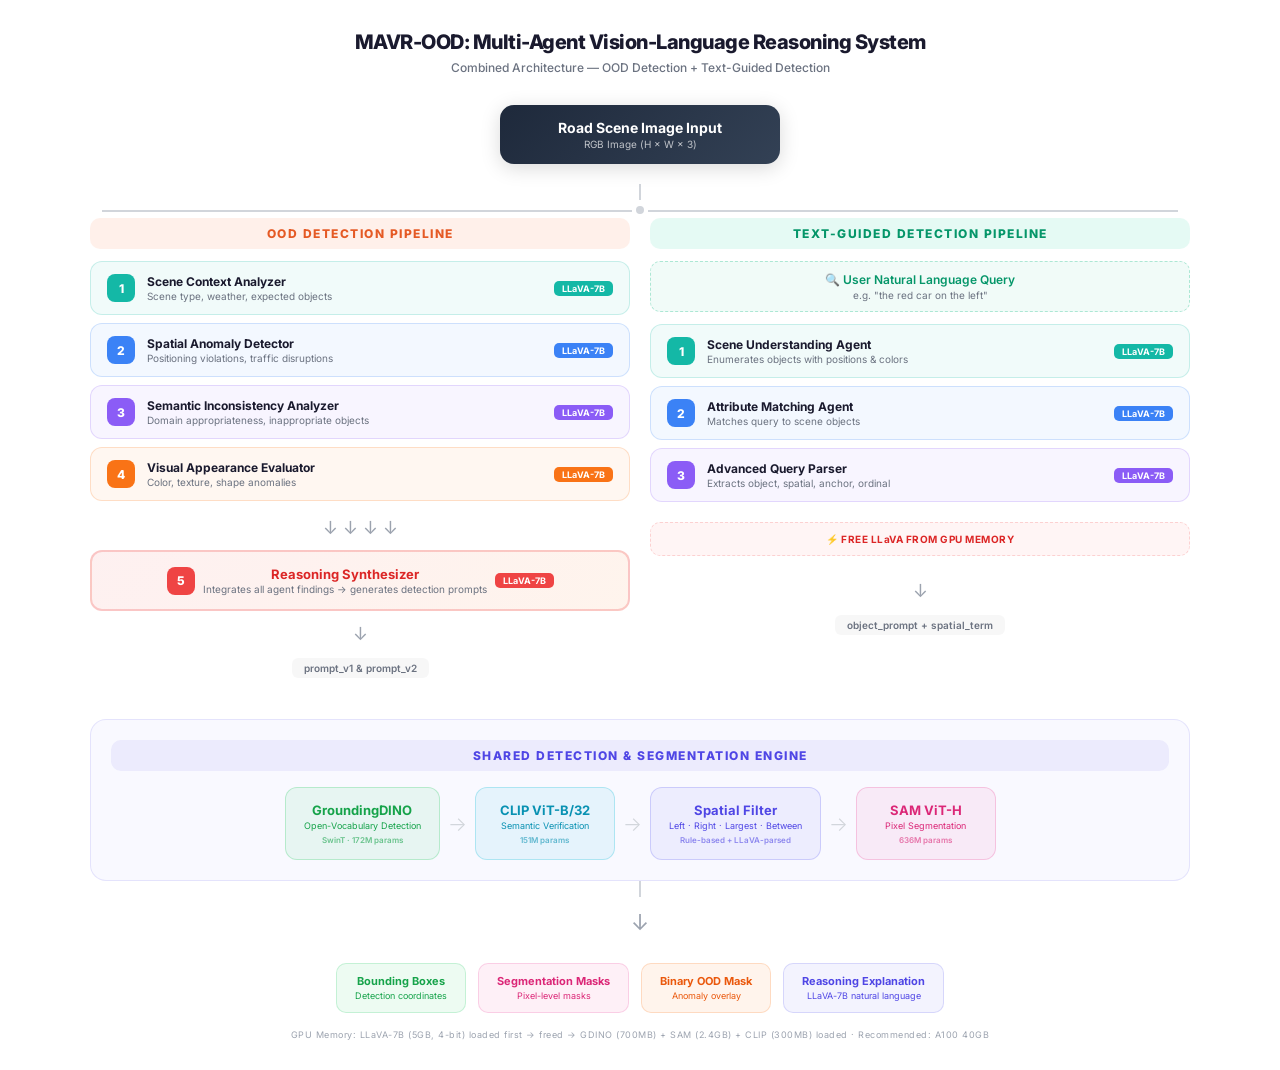
<file: docs/mavr_architecture_diagram.html>
<!DOCTYPE html>
<html lang="en">
<head>
<meta charset="UTF-8">
<title>MAVR-OOD Architecture Diagram</title>
<style>
  @import url('https://fonts.googleapis.com/css2?family=Inter:wght@400;600;700;800&display=swap');
  * { margin:0; padding:0; box-sizing:border-box; }
  body { font-family:'Inter',sans-serif; background:#fff; display:flex; justify-content:center; padding:30px; }
  .diagram { width:1100px; position:relative; }
  .title { text-align:center; font-size:20px; font-weight:800; color:#1a1a2e; margin-bottom:6px; letter-spacing:-0.5px; }
  .subtitle { text-align:center; font-size:12px; color:#6b7280; margin-bottom:30px; font-weight:500; }
  
  .input-box { 
    margin:0 auto 20px; width:280px; padding:14px 24px; text-align:center;
    background:linear-gradient(135deg,#1e293b,#334155); color:#fff; border-radius:14px;
    font-weight:700; font-size:14px; position:relative; z-index:2;
    box-shadow:0 4px 20px rgba(0,0,0,0.15);
  }
  .input-box small { display:block; font-size:10px; opacity:0.7; font-weight:400; margin-top:2px; }
  
  .columns { display:flex; gap:20px; margin-bottom:20px; }
  .col { flex:1; }
  
  .section-header {
    padding:8px 16px; border-radius:10px; text-align:center; font-weight:800;
    font-size:12px; text-transform:uppercase; letter-spacing:1.5px; margin-bottom:12px;
  }
  .section-header.ood { background:rgba(255,107,53,0.1); color:#e55a25; }
  .section-header.tg { background:rgba(0,200,150,0.1); color:#059669; }
  .section-header.shared { background:rgba(79,70,229,0.08); color:#4f46e5; margin-bottom:16px; text-align:center; }
  
  .agent-box {
    padding:12px 16px; border-radius:12px; margin-bottom:8px; display:flex;
    align-items:center; gap:12px; border:1.5px solid; font-size:12px;
    transition:transform 0.2s;
  }
  .agent-box:hover { transform:translateX(3px); }
  .agent-num {
    width:28px; height:28px; border-radius:8px; display:flex; align-items:center;
    justify-content:center; font-weight:800; font-size:12px; color:#fff; flex-shrink:0;
  }
  .agent-info { flex:1; }
  .agent-name { font-weight:700; color:#1a1a2e; font-size:12px; }
  .agent-desc { font-size:10px; color:#6b7280; margin-top:1px; }
  .agent-model { font-size:9px; color:#fff; padding:2px 8px; border-radius:5px; font-weight:700; }

  .a1 { background:rgba(20,184,166,0.06); border-color:rgba(20,184,166,0.2); }
  .a1 .agent-num { background:#14b8a6; }
  .a1 .agent-model { background:#14b8a6; }
  
  .a2 { background:rgba(59,130,246,0.06); border-color:rgba(59,130,246,0.2); }
  .a2 .agent-num { background:#3b82f6; }
  .a2 .agent-model { background:#3b82f6; }
  
  .a3 { background:rgba(139,92,246,0.06); border-color:rgba(139,92,246,0.2); }
  .a3 .agent-num { background:#8b5cf6; }
  .a3 .agent-model { background:#8b5cf6; }
  
  .a4 { background:rgba(249,115,22,0.06); border-color:rgba(249,115,22,0.2); }
  .a4 .agent-num { background:#f97316; }
  .a4 .agent-model { background:#f97316; }
  
  .a5 { background:rgba(239,68,68,0.06); border-color:rgba(239,68,68,0.2); }
  .a5 .agent-num { background:#ef4444; }
  .a5 .agent-model { background:#ef4444; }

  .synth-box {
    padding:14px 16px; border-radius:12px; margin-top:4px;
    background:linear-gradient(135deg,rgba(239,68,68,0.08),rgba(249,115,22,0.08));
    border:2px solid rgba(239,68,68,0.25); text-align:center;
  }
  .synth-box .agent-name { font-size:13px; color:#dc2626; }
  .synth-box .agent-desc { font-size:10px; color:#6b7280; }
  
  .arrow-down {
    text-align:center; padding:8px 0; font-size:18px; color:#9ca3af;
  }
  .arrow-label {
    text-align:center; font-size:10px; color:#6b7280; font-weight:600;
    background:rgba(0,0,0,0.03); padding:4px 12px; border-radius:6px;
    display:inline-block; margin:0 auto;
  }
  .arrow-center { text-align:center; margin:4px 0; }

  .user-query {
    padding:10px 16px; border-radius:10px; margin-bottom:12px;
    background:rgba(16,185,129,0.06); border:1.5px dashed rgba(16,185,129,0.3);
    text-align:center; font-size:12px; color:#059669; font-weight:600;
  }
  .user-query small { font-weight:400; display:block; font-size:10px; color:#6b7280; margin-top:2px; }

  .shared-section {
    background:rgba(79,70,229,0.03); border:1.5px solid rgba(79,70,229,0.12);
    border-radius:16px; padding:20px; margin-top:8px;
  }
  .detection-flow {
    display:flex; align-items:center; justify-content:center; gap:8px;
    flex-wrap:nowrap;
  }
  .det-box {
    padding:14px 18px; border-radius:12px; text-align:center; min-width:140px;
    border:1.5px solid;
  }
  .det-box .det-name { font-weight:700; font-size:13px; }
  .det-box .det-sub { font-size:9px; margin-top:2px; }
  .det-box .det-params { font-size:8px; opacity:0.6; margin-top:4px; font-weight:600; }

  .gdino { background:rgba(34,197,94,0.08); border-color:rgba(34,197,94,0.25); color:#16a34a; }
  .clip { background:rgba(6,182,212,0.08); border-color:rgba(6,182,212,0.25); color:#0891b2; }
  .spatial { background:rgba(99,102,241,0.08); border-color:rgba(99,102,241,0.25); color:#4f46e5; }
  .sam { background:rgba(236,72,153,0.08); border-color:rgba(236,72,153,0.25); color:#db2777; }

  .det-arrow { font-size:20px; color:#d1d5db; font-weight:300; }

  .output-section {
    display:flex; gap:12px; justify-content:center; margin-top:20px;
  }
  .output-box {
    padding:10px 18px; border-radius:10px; text-align:center; font-size:11px;
    font-weight:700; min-width:130px;
  }
  .out1 { background:rgba(34,197,94,0.08); color:#16a34a; border:1px solid rgba(34,197,94,0.2); }
  .out2 { background:rgba(236,72,153,0.08); color:#db2777; border:1px solid rgba(236,72,153,0.2); }
  .out3 { background:rgba(249,115,22,0.08); color:#ea580c; border:1px solid rgba(249,115,22,0.2); }
  .out4 { background:rgba(99,102,241,0.08); color:#4f46e5; border:1px solid rgba(99,102,241,0.2); }

  .mem-note {
    text-align:center; margin-top:16px; font-size:9px; color:#9ca3af;
    letter-spacing:0.5px;
  }
  .connector { 
    width:2px; height:16px; background:#d1d5db; margin:0 auto; 
  }
  .connector-h {
    position:absolute; top:100px; left:50%; width:2px; height:30px; background:#d1d5db;
  }
  .branch-lines {
    display:flex; justify-content:center; margin-bottom:4px;
  }
  .branch-lines .line-l, .branch-lines .line-r {
    width:calc(50% - 20px); height:2px; background:#d1d5db; margin-top:10px;
  }
  .branch-lines .dot { width:8px; height:8px; border-radius:50%; background:#d1d5db; margin:6px 4px 0; }
</style>
</head>
<body>
<div class="diagram">
  <div class="title">MAVR-OOD: Multi-Agent Vision-Language Reasoning System</div>
  <div class="subtitle">Combined Architecture — OOD Detection + Text-Guided Detection</div>

  <!-- Input -->
  <div class="input-box">
    Road Scene Image Input
    <small>RGB Image (H × W × 3)</small>
  </div>

  <div class="connector"></div>

  <!-- Branch lines -->
  <div class="branch-lines">
    <div class="line-l"></div>
    <div class="dot"></div>
    <div class="line-r"></div>
  </div>

  <!-- Two columns -->
  <div class="columns">
    <!-- LEFT: OOD Pipeline -->
    <div class="col">
      <div class="section-header ood">OOD Detection Pipeline</div>
      
      <div class="agent-box a1">
        <div class="agent-num">1</div>
        <div class="agent-info">
          <div class="agent-name">Scene Context Analyzer</div>
          <div class="agent-desc">Scene type, weather, expected objects</div>
        </div>
        <span class="agent-model" style="background:#14b8a6">LLaVA-7B</span>
      </div>

      <div class="agent-box a2">
        <div class="agent-num">2</div>
        <div class="agent-info">
          <div class="agent-name">Spatial Anomaly Detector</div>
          <div class="agent-desc">Positioning violations, traffic disruptions</div>
        </div>
        <span class="agent-model" style="background:#3b82f6">LLaVA-7B</span>
      </div>

      <div class="agent-box a3">
        <div class="agent-num">3</div>
        <div class="agent-info">
          <div class="agent-name">Semantic Inconsistency Analyzer</div>
          <div class="agent-desc">Domain appropriateness, inappropriate objects</div>
        </div>
        <span class="agent-model" style="background:#8b5cf6">LLaVA-7B</span>
      </div>

      <div class="agent-box a4">
        <div class="agent-num">4</div>
        <div class="agent-info">
          <div class="agent-name">Visual Appearance Evaluator</div>
          <div class="agent-desc">Color, texture, shape anomalies</div>
        </div>
        <span class="agent-model" style="background:#f97316">LLaVA-7B</span>
      </div>

      <div class="arrow-down">↓ ↓ ↓ ↓</div>

      <div class="synth-box">
        <div style="display:flex;align-items:center;justify-content:center;gap:8px">
          <div class="agent-num" style="background:#ef4444;width:28px;height:28px;border-radius:8px;display:flex;align-items:center;justify-content:center;font-weight:800;font-size:12px;color:#fff">5</div>
          <div>
            <div class="agent-name">Reasoning Synthesizer</div>
            <div class="agent-desc">Integrates all agent findings → generates detection prompts</div>
          </div>
          <span class="agent-model" style="background:#ef4444;font-size:9px;padding:2px 8px;border-radius:5px;color:#fff;font-weight:700">LLaVA-7B</span>
        </div>
      </div>

      <div class="arrow-center"><div class="arrow-down">↓</div></div>
      <div class="arrow-center"><span class="arrow-label">prompt_v1 &amp; prompt_v2</span></div>
    </div>

    <!-- RIGHT: Text-Guided Pipeline -->
    <div class="col">
      <div class="section-header tg">Text-Guided Detection Pipeline</div>

      <div class="user-query">
        🔍 User Natural Language Query
        <small>e.g. "the red car on the left"</small>
      </div>

      <div class="agent-box a1">
        <div class="agent-num">1</div>
        <div class="agent-info">
          <div class="agent-name">Scene Understanding Agent</div>
          <div class="agent-desc">Enumerates objects with positions & colors</div>
        </div>
        <span class="agent-model" style="background:#14b8a6">LLaVA-7B</span>
      </div>

      <div class="agent-box a2">
        <div class="agent-num">2</div>
        <div class="agent-info">
          <div class="agent-name">Attribute Matching Agent</div>
          <div class="agent-desc">Matches query to scene objects</div>
        </div>
        <span class="agent-model" style="background:#3b82f6">LLaVA-7B</span>
      </div>

      <div class="agent-box a3">
        <div class="agent-num">3</div>
        <div class="agent-info">
          <div class="agent-name">Advanced Query Parser</div>
          <div class="agent-desc">Extracts object, spatial, anchor, ordinal</div>
        </div>
        <span class="agent-model" style="background:#8b5cf6">LLaVA-7B</span>
      </div>

      <div style="height:12px"></div>

      <div style="padding:10px 14px;border-radius:10px;background:rgba(239,68,68,0.05);border:1.5px dashed rgba(239,68,68,0.2);text-align:center;font-size:10px;color:#dc2626;font-weight:700;letter-spacing:0.5px;">
        ⚡ FREE LLaVA FROM GPU MEMORY
      </div>

      <div style="height:12px"></div>

      <div class="arrow-center"><div class="arrow-down">↓</div></div>
      <div class="arrow-center"><span class="arrow-label">object_prompt + spatial_term</span></div>

      <div style="height:60px"></div>
    </div>
  </div>

  <!-- Shared Detection Engine -->
  <div class="shared-section">
    <div class="section-header shared">Shared Detection &amp; Segmentation Engine</div>
    
    <div class="detection-flow">
      <div class="det-box gdino">
        <div class="det-name">GroundingDINO</div>
        <div class="det-sub">Open-Vocabulary Detection</div>
        <div class="det-params">SwinT · 172M params</div>
      </div>
      <div class="det-arrow">→</div>
      <div class="det-box clip">
        <div class="det-name">CLIP ViT-B/32</div>
        <div class="det-sub">Semantic Verification</div>
        <div class="det-params">151M params</div>
      </div>
      <div class="det-arrow">→</div>
      <div class="det-box spatial">
        <div class="det-name">Spatial Filter</div>
        <div class="det-sub">Left · Right · Largest · Between</div>
        <div class="det-params">Rule-based + LLaVA-parsed</div>
      </div>
      <div class="det-arrow">→</div>
      <div class="det-box sam">
        <div class="det-name">SAM ViT-H</div>
        <div class="det-sub">Pixel Segmentation</div>
        <div class="det-params">636M params</div>
      </div>
    </div>
  </div>

  <div class="connector"></div>
  <div class="arrow-center"><div class="arrow-down" style="font-size:22px">↓</div></div>

  <!-- Output -->
  <div class="output-section">
    <div class="output-box out1">Bounding Boxes<br><span style="font-weight:400;font-size:9px">Detection coordinates</span></div>
    <div class="output-box out2">Segmentation Masks<br><span style="font-weight:400;font-size:9px">Pixel-level masks</span></div>
    <div class="output-box out3">Binary OOD Mask<br><span style="font-weight:400;font-size:9px">Anomaly overlay</span></div>
    <div class="output-box out4">Reasoning Explanation<br><span style="font-weight:400;font-size:9px">LLaVA-7B natural language</span></div>
  </div>

  <div class="mem-note">
    GPU Memory: LLaVA-7B (5GB, 4-bit) loaded first → freed → GDINO (700MB) + SAM (2.4GB) + CLIP (300MB) loaded · Recommended: A100 40GB
  </div>
</div>
</body>
</html>
</file>
